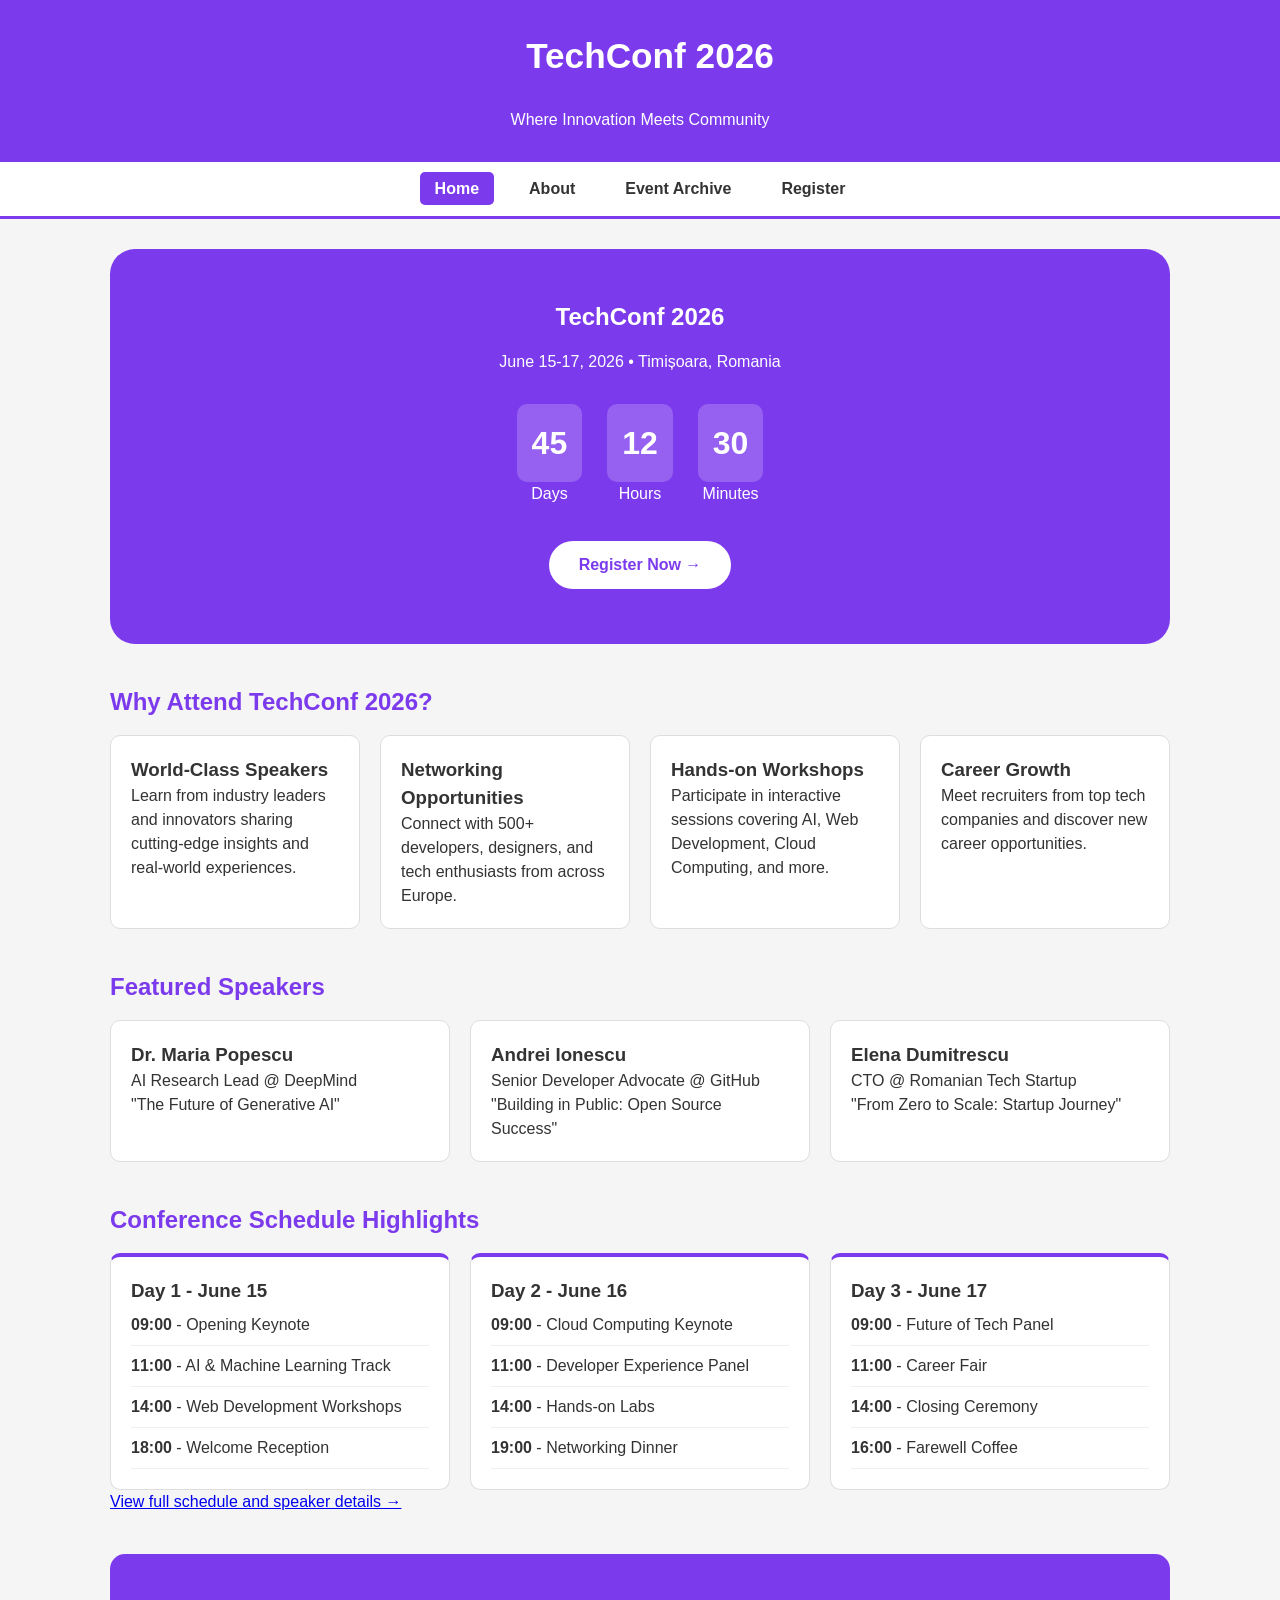
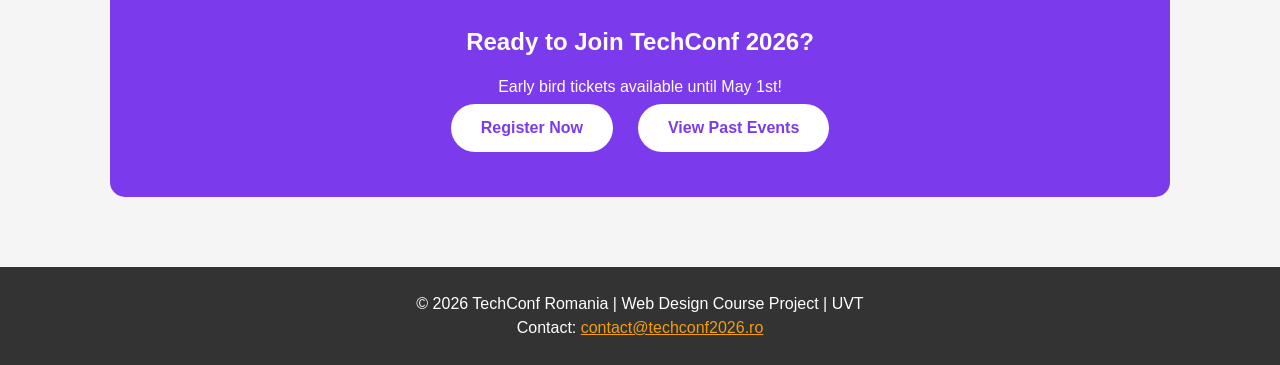
<file: index.html>
<!DOCTYPE html>
<html lang="en">
<head>
    <meta charset="UTF-8">
    <meta name="viewport" content="width=device-width, initial-scale=1.0">
    <title>TechConf 2026 | Coming Soon</title>
    <link rel="stylesheet" href="styles.css">
    <link href="https://fonts.googleapis.com/css2?family=Inter:wght@400;500;600;700;800&display=swap" rel="stylesheet">
</head>
<body>
    <a href="#main-content" class="skip-link">Skip to main content</a>
    
    <header>
        <h1>TechConf 2026</h1>
        <p class="tagline">Where Innovation Meets Community</p>
    </header>
    
    <nav aria-label="Main navigation">
        <ul>
            <li><a href="index.html" aria-current="page">Home</a></li>
            <li><a href="about.html">About</a></li>
            <li><a href="archive.html">Event Archive</a></li>
            <li><a href="register.html">Register</a></li>
        </ul>
    </nav>
    
    <main id="main-content">

        <section class="hero-event">
            <div class="hero-overlay">
                <h2>TechConf 2026</h2>
                <p class="event-date">June 15-17, 2026 • Timișoara, Romania</p>
                <div class="countdown">
                    <div class="countdown-item">
                        <span class="countdown-number">45</span>
                        <span class="countdown-label">Days</span>
                    </div>
                    <div class="countdown-item">
                        <span class="countdown-number">12</span>
                        <span class="countdown-label">Hours</span>
                    </div>
                    <div class="countdown-item">
                        <span class="countdown-number">30</span>
                        <span class="countdown-label">Minutes</span>
                    </div>
                </div>
                <a href="register.html" class="btn btn-large">Register Now →</a>
            </div>
        </section>
        

        <section class="event-highlights">
            <h2>Why Attend TechConf 2026?</h2>
            <div class="highlights-grid">
                <article class="highlight-card">
                    <h3> World-Class Speakers</h3>
                    <p>Learn from industry leaders and innovators sharing cutting-edge insights and real-world experiences.</p>
                </article>
                <article class="highlight-card">
                    <h3> Networking Opportunities</h3>
                    <p>Connect with 500+ developers, designers, and tech enthusiasts from across Europe.</p>
                </article>
                <article class="highlight-card">
                    <h3> Hands-on Workshops</h3>
                    <p>Participate in interactive sessions covering AI, Web Development, Cloud Computing, and more.</p>
                </article>
                <article class="highlight-card">
                    <h3> Career Growth</h3>
                    <p>Meet recruiters from top tech companies and discover new career opportunities.</p>
                </article>
            </div>
        </section>
        

        <section class="featured-speakers">
            <h2>Featured Speakers</h2>
            <div class="speakers-grid">
                <article class="speaker-card">
                    <h3>Dr. Maria Popescu</h3>
                    <p class="speaker-title">AI Research Lead @ DeepMind</p>
                    <p class="speaker-topic">"The Future of Generative AI"</p>
                </article>
                <article class="speaker-card">
                    <h3>Andrei Ionescu</h3>
                    <p class="speaker-title">Senior Developer Advocate @ GitHub</p>
                    <p class="speaker-topic">"Building in Public: Open Source Success"</p>
                </article>
                <article class="speaker-card">
                    <h3>Elena Dumitrescu</h3>
                    <p class="speaker-title">CTO @ Romanian Tech Startup</p>
                    <p class="speaker-topic">"From Zero to Scale: Startup Journey"</p>
                </article>
            </div>
        </section>
        

        <section class="schedule-preview">
            <h2>Conference Schedule Highlights</h2>
            <div class="schedule-days">
                <div class="schedule-day">
                    <h3>Day 1 - June 15</h3>
                    <ul>
                        <li><strong>09:00</strong> - Opening Keynote</li>
                        <li><strong>11:00</strong> - AI & Machine Learning Track</li>
                        <li><strong>14:00</strong> - Web Development Workshops</li>
                        <li><strong>18:00</strong> - Welcome Reception</li>
                    </ul>
                </div>
                <div class="schedule-day">
                    <h3>Day 2 - June 16</h3>
                    <ul>
                        <li><strong>09:00</strong> - Cloud Computing Keynote</li>
                        <li><strong>11:00</strong> - Developer Experience Panel</li>
                        <li><strong>14:00</strong> - Hands-on Labs</li>
                        <li><strong>19:00</strong> - Networking Dinner</li>
                    </ul>
                </div>
                <div class="schedule-day">
                    <h3>Day 3 - June 17</h3>
                    <ul>
                        <li><strong>09:00</strong> - Future of Tech Panel</li>
                        <li><strong>11:00</strong> - Career Fair</li>
                        <li><strong>14:00</strong> - Closing Ceremony</li>
                        <li><strong>16:00</strong> - Farewell Coffee</li>
                    </ul>
                </div>
            </div>
            <p class="schedule-note">
                <a href="about.html">View full schedule and speaker details →</a>
            </p>
        </section>
        

        <section class="cta-section">
            <h2>Ready to Join TechConf 2026?</h2>
            <p>Early bird tickets available until May 1st!</p>
            <div class="cta-buttons">
                <a href="register.html" class="btn btn-large">Register Now</a>
                <a href="archive.html" class="btn btn-outline">View Past Events</a>
            </div>
        </section>
    </main>
    
    <footer>
        <p>© 2026 TechConf Romania | Web Design Course Project | UVT</p>
        <p>Contact: <a href="mailto:contact@techconf2026.ro">contact@techconf2026.ro</a></p>
    </footer>
</body>
</html>
</file>
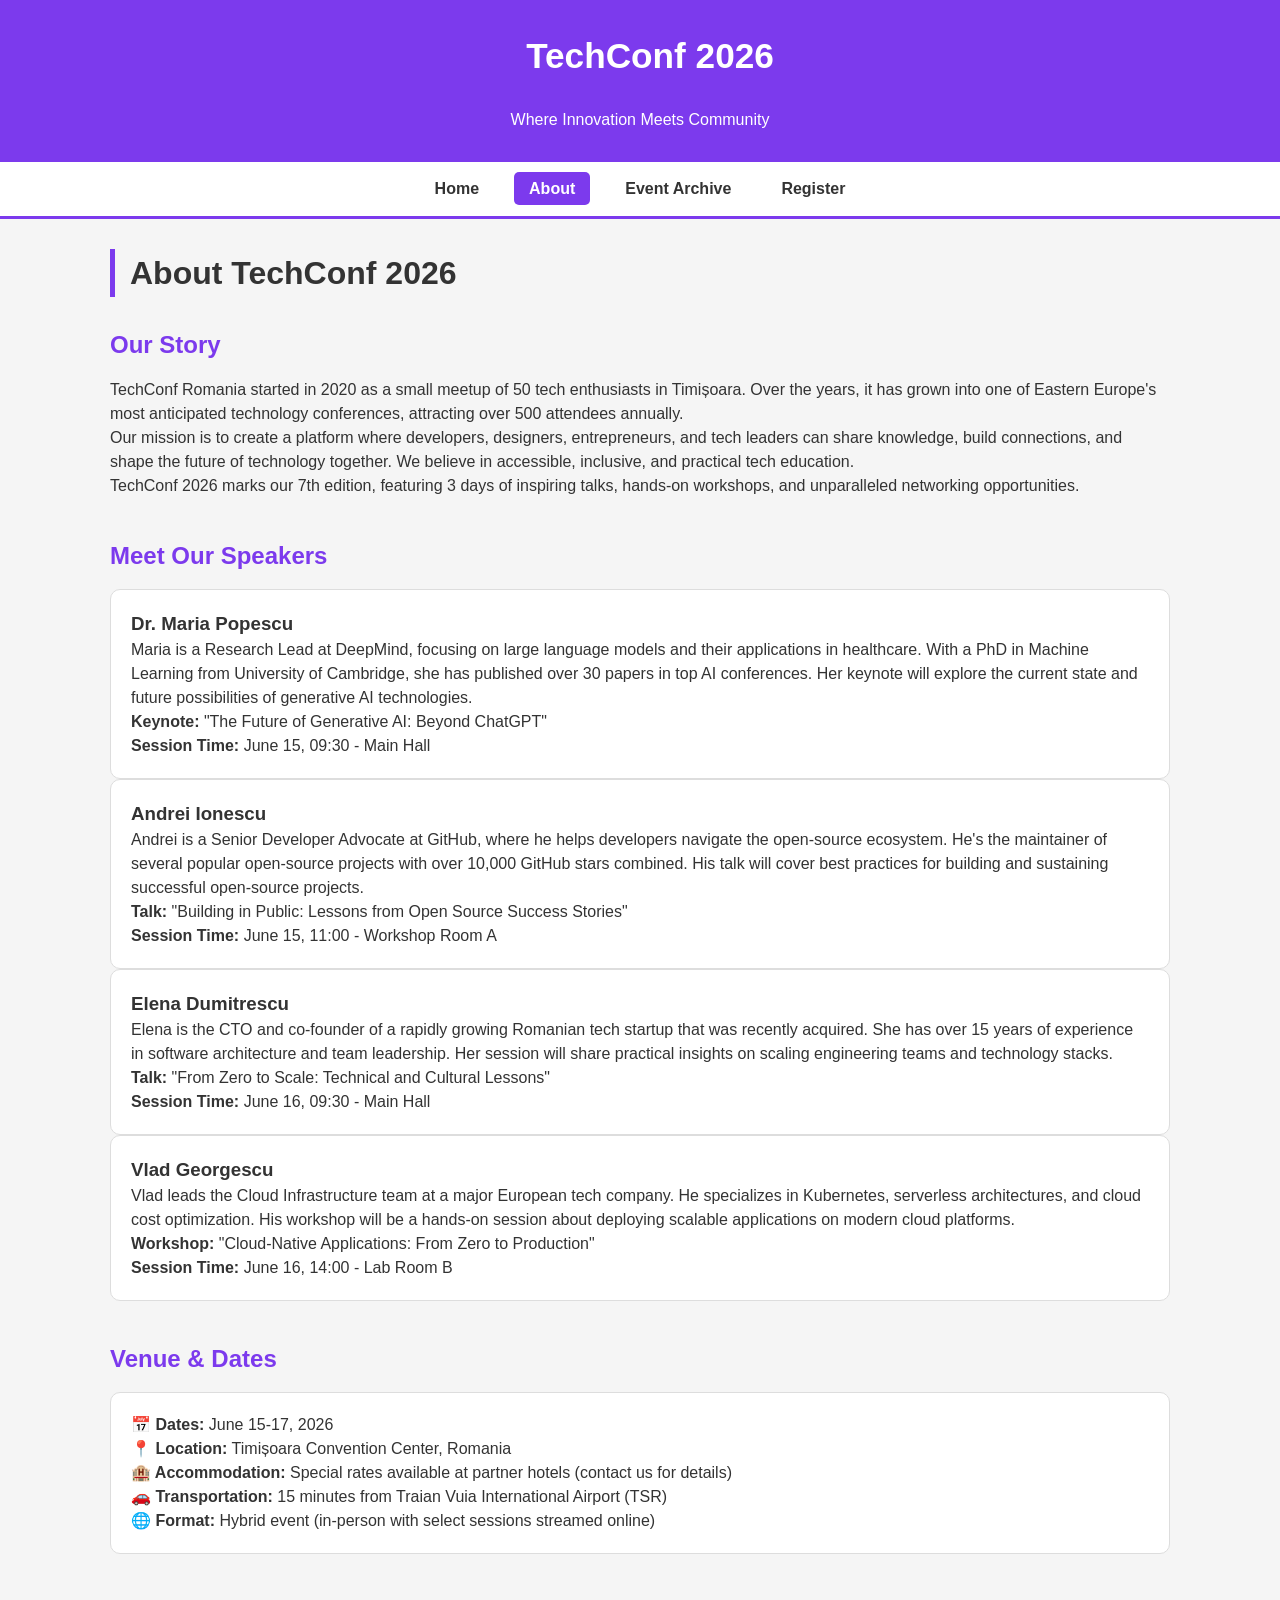
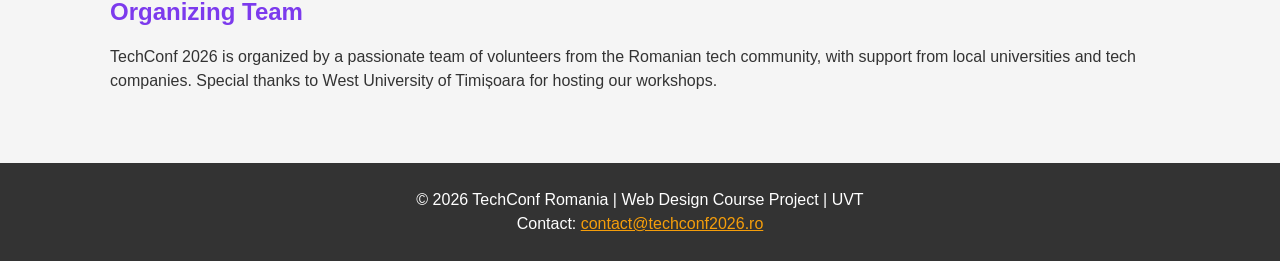
<file: about.html>
<!DOCTYPE html>
<html lang="en">
<head>
    <meta charset="UTF-8">
    <meta name="viewport" content="width=device-width, initial-scale=1.0">
    <title>About TechConf 2026 | Speakers & Details</title>
    <link rel="stylesheet" href="styles.css">
    <link href="https://fonts.googleapis.com/css2?family=Inter:wght@400;500;600;700;800&display=swap" rel="stylesheet">
</head>
<body>
    <a href="#main-content" class="skip-link">Skip to main content</a>
    
    <header>
        <h1>TechConf 2026</h1>
        <p class="tagline">Where Innovation Meets Community</p>
    </header>
    
    <nav aria-label="Main navigation">
        <ul>
            <li><a href="index.html">Home</a></li>
            <li><a href="about.html" aria-current="page">About</a></li>
            <li><a href="archive.html">Event Archive</a></li>
            <li><a href="register.html">Register</a></li>
        </ul>
    </nav>
    
    <main id="main-content">
        <h1>About TechConf 2026</h1>
        

        <section class="about-conference">
            <h2>Our Story</h2>
            <div class="about-content">
                <p>TechConf Romania started in 2020 as a small meetup of 50 tech enthusiasts in Timișoara. Over the years, it has grown into one of Eastern Europe's most anticipated technology conferences, attracting over 500 attendees annually.</p>
                <p>Our mission is to create a platform where developers, designers, entrepreneurs, and tech leaders can share knowledge, build connections, and shape the future of technology together. We believe in accessible, inclusive, and practical tech education.</p>
                <p>TechConf 2026 marks our 7th edition, featuring 3 days of inspiring talks, hands-on workshops, and unparalleled networking opportunities.</p>
            </div>
        </section>
        

        <section class="all-speakers">
            <h2>Meet Our Speakers</h2>
            
            <article class="speaker-detailed">
                <h3>Dr. Maria Popescu</h3>
                <p class="speaker-bio">Maria is a Research Lead at DeepMind, focusing on large language models and their applications in healthcare. With a PhD in Machine Learning from University of Cambridge, she has published over 30 papers in top AI conferences. Her keynote will explore the current state and future possibilities of generative AI technologies.</p>
                <p><strong>Keynote:</strong> "The Future of Generative AI: Beyond ChatGPT"</p>
                <p><strong>Session Time:</strong> June 15, 09:30 - Main Hall</p>
            </article>
            
            <article class="speaker-detailed">
                <h3>Andrei Ionescu</h3>
                <p class="speaker-bio">Andrei is a Senior Developer Advocate at GitHub, where he helps developers navigate the open-source ecosystem. He's the maintainer of several popular open-source projects with over 10,000 GitHub stars combined. His talk will cover best practices for building and sustaining successful open-source projects.</p>
                <p><strong>Talk:</strong> "Building in Public: Lessons from Open Source Success Stories"</p>
                <p><strong>Session Time:</strong> June 15, 11:00 - Workshop Room A</p>
            </article>
            
            <article class="speaker-detailed">
                <h3>Elena Dumitrescu</h3>
                <p class="speaker-bio">Elena is the CTO and co-founder of a rapidly growing Romanian tech startup that was recently acquired. She has over 15 years of experience in software architecture and team leadership. Her session will share practical insights on scaling engineering teams and technology stacks.</p>
                <p><strong>Talk:</strong> "From Zero to Scale: Technical and Cultural Lessons"</p>
                <p><strong>Session Time:</strong> June 16, 09:30 - Main Hall</p>
            </article>
            
            <article class="speaker-detailed">
                <h3>Vlad Georgescu</h3>
                <p class="speaker-bio">Vlad leads the Cloud Infrastructure team at a major European tech company. He specializes in Kubernetes, serverless architectures, and cloud cost optimization. His workshop will be a hands-on session about deploying scalable applications on modern cloud platforms.</p>
                <p><strong>Workshop:</strong> "Cloud-Native Applications: From Zero to Production"</p>
                <p><strong>Session Time:</strong> June 16, 14:00 - Lab Room B</p>
            </article>
        </section>
        

        <section class="venue-info">
            <h2>Venue & Dates</h2>
            <div class="venue-details">
                <p><strong>📅 Dates:</strong> June 15-17, 2026</p>
                <p><strong>📍 Location:</strong> Timișoara Convention Center, Romania</p>
                <p><strong>🏨 Accommodation:</strong> Special rates available at partner hotels (contact us for details)</p>
                <p><strong>🚗 Transportation:</strong> 15 minutes from Traian Vuia International Airport (TSR)</p>
                <p><strong>🌐 Format:</strong> Hybrid event (in-person with select sessions streamed online)</p>
            </div>
        </section>
        

        <section class="organizers">
            <h2>Organizing Team</h2>
            <p>TechConf 2026 is organized by a passionate team of volunteers from the Romanian tech community, with support from local universities and tech companies. Special thanks to West University of Timișoara for hosting our workshops.</p>
        </section>
    </main>
    
    <footer>
        <p>© 2026 TechConf Romania | Web Design Course Project | UVT</p>
        <p>Contact: <a href="mailto:contact@techconf2026.ro">contact@techconf2026.ro</a></p>
    </footer>
</body>
</html>
</file>
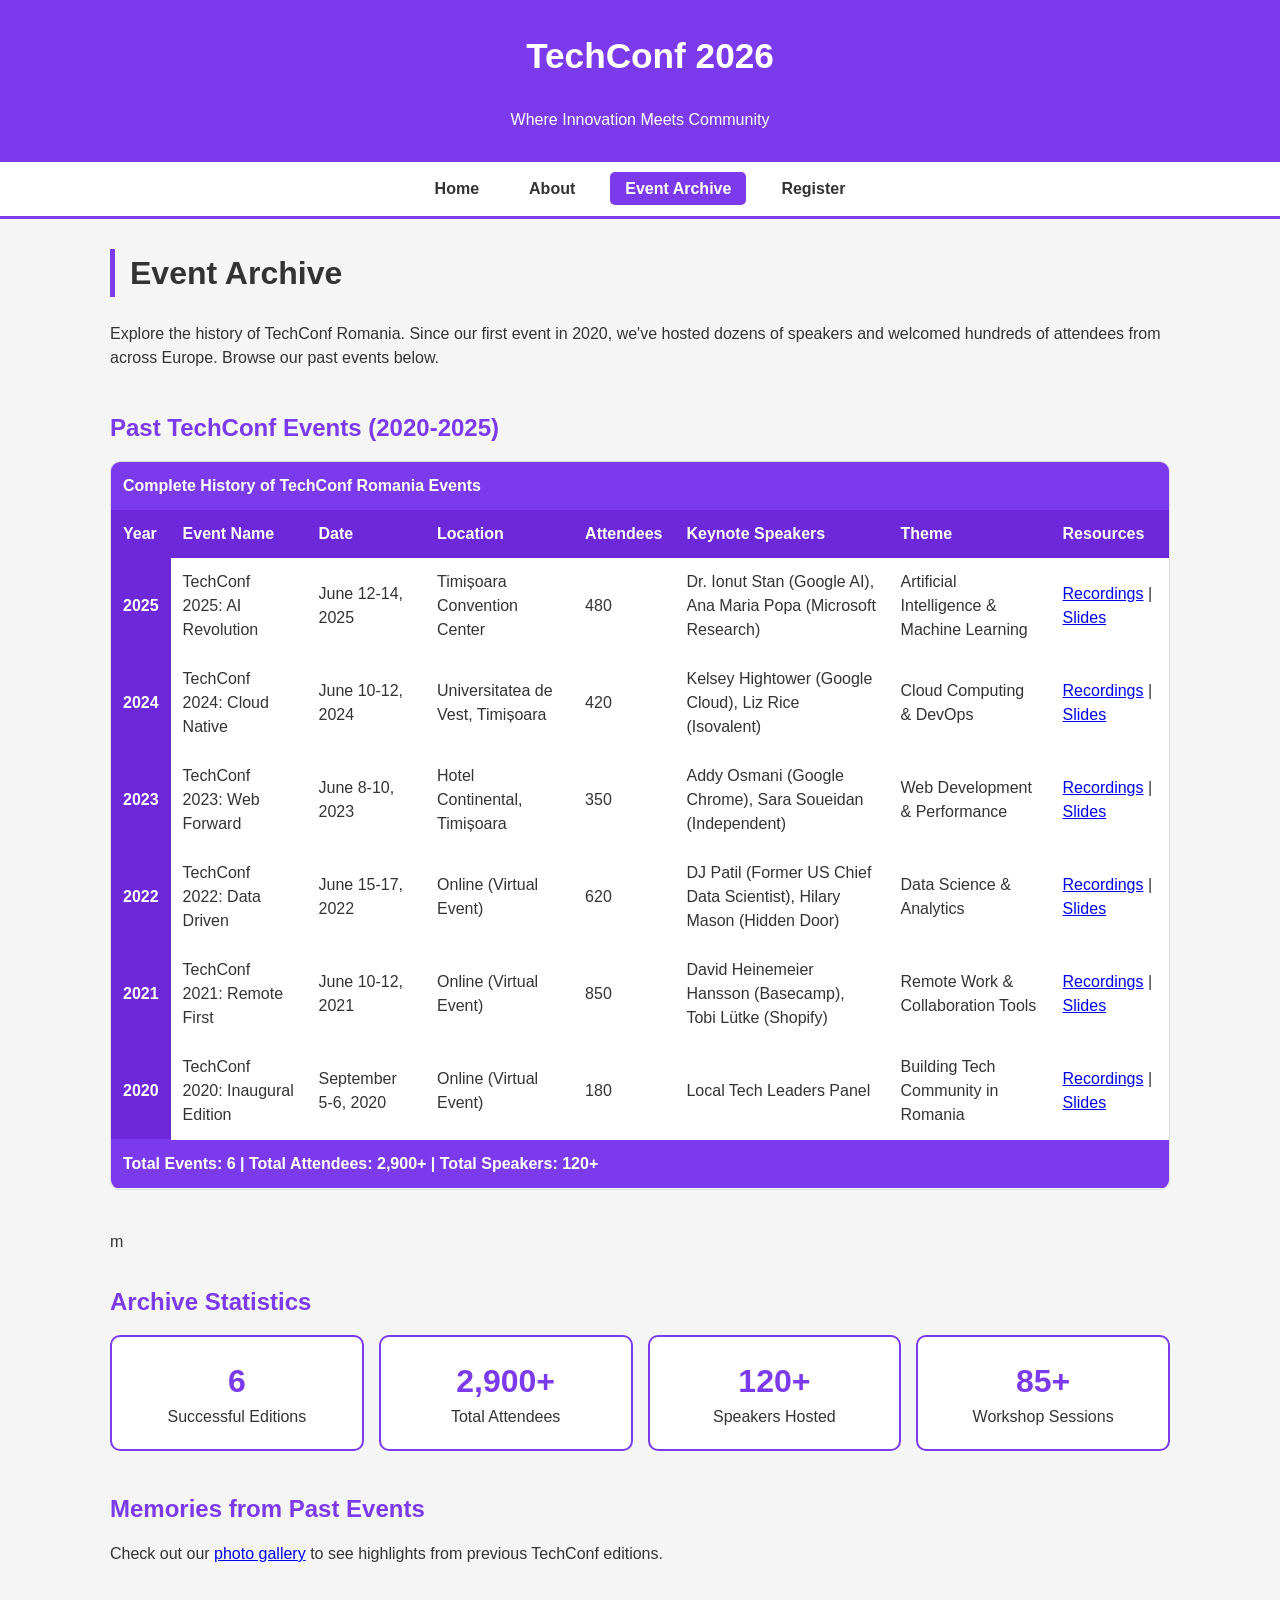
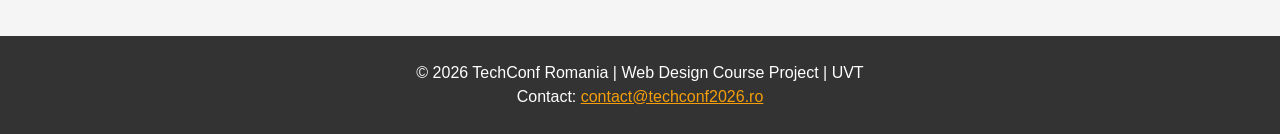
<file: archive.html>
<!DOCTYPE html>
<html lang="en">
<head>
    <meta charset="UTF-8">
    <meta name="viewport" content="width=device-width, initial-scale=1.0">
    <title>Event Archive | TechConf History</title>
    <link rel="stylesheet" href="styles.css">
    <link href="https://fonts.googleapis.com/css2?family=Inter:wght@400;500;600;700;800&display=swap" rel="stylesheet">
</head>
<body>
    <a href="#main-content" class="skip-link">Skip to main content</a>
    
    <header>
        <h1>TechConf 2026</h1>
        <p class="tagline">Where Innovation Meets Community</p>
    </header>
    
    <nav aria-label="Main navigation">
        <ul>
            <li><a href="index.html">Home</a></li>
            <li><a href="about.html">About</a></li>
            <li><a href="archive.html" aria-current="page">Event Archive</a></li>
            <li><a href="register.html">Register</a></li>
        </ul>
    </nav>
    
    <main id="main-content">
        <h1>Event Archive</h1>
        
        <section class="archive-intro">
            <p>Explore the history of TechConf Romania. Since our first event in 2020, we've hosted dozens of speakers and welcomed hundreds of attendees from across Europe. Browse our past events below.</p>
        </section>
        

        <section class="archive-table-section">
            <h2>Past TechConf Events (2020-2025)</h2>
            
            <div class="table-wrapper">
                <table class="archive-table">
                    <caption>Complete History of TechConf Romania Events</caption>
                    <thead>
                        <tr>
                            <th scope="col">Year</th>
                            <th scope="col">Event Name</th>
                            <th scope="col">Date</th>
                            <th scope="col">Location</th>
                            <th scope="col">Attendees</th>
                            <th scope="col">Keynote Speakers</th>
                            <th scope="col">Theme</th>
                            <th scope="col">Resources</th>
                        </tr>
                    </thead>
                    <tbody>
                        <tr>
                            <th scope="row">2025</th>
                            <td>TechConf 2025: AI Revolution</td>
                            <td>June 12-14, 2025</td>
                            <td>Timișoara Convention Center</td>
                            <td>480</td>
                            <td>Dr. Ionut Stan (Google AI), Ana Maria Popa (Microsoft Research)</td>
                            <td>Artificial Intelligence & Machine Learning</td>
                            <td>
                                <a href="#" class="archive-link">Recordings</a> | 
                                <a href="#" class="archive-link">Slides</a>
                            </td>
                        </tr>
                        <tr>
                            <th scope="row">2024</th>
                            <td>TechConf 2024: Cloud Native</td>
                            <td>June 10-12, 2024</td>
                            <td>Universitatea de Vest, Timișoara</td>
                            <td>420</td>
                            <td>Kelsey Hightower (Google Cloud), Liz Rice (Isovalent)</td>
                            <td>Cloud Computing & DevOps</td>
                            <td>
                                <a href="#" class="archive-link">Recordings</a> | 
                                <a href="#" class="archive-link">Slides</a>
                            </td>
                        </tr>
                        <tr>
                            <th scope="row">2023</th>
                            <td>TechConf 2023: Web Forward</td>
                            <td>June 8-10, 2023</td>
                            <td>Hotel Continental, Timișoara</td>
                            <td>350</td>
                            <td>Addy Osmani (Google Chrome), Sara Soueidan (Independent)</td>
                            <td>Web Development & Performance</td>
                            <td>
                                <a href="#" class="archive-link">Recordings</a> | 
                                <a href="#" class="archive-link">Slides</a>
                            </td>
                        </tr>
                        <tr>
                            <th scope="row">2022</th>
                            <td>TechConf 2022: Data Driven</td>
                            <td>June 15-17, 2022</td>
                            <td>Online (Virtual Event)</td>
                            <td>620</td>
                            <td>DJ Patil (Former US Chief Data Scientist), Hilary Mason (Hidden Door)</td>
                            <td>Data Science & Analytics</td>
                            <td>
                                <a href="#" class="archive-link">Recordings</a> | 
                                <a href="#" class="archive-link">Slides</a>
                            </td>
                        </tr>
                        <tr>
                            <th scope="row">2021</th>
                            <td>TechConf 2021: Remote First</td>
                            <td>June 10-12, 2021</td>
                            <td>Online (Virtual Event)</td>
                            <td>850</td>
                            <td>David Heinemeier Hansson (Basecamp), Tobi Lütke (Shopify)</td>
                            <td>Remote Work & Collaboration Tools</td>
                            <td>
                                <a href="#" class="archive-link">Recordings</a> | 
                                <a href="#" class="archive-link">Slides</a>
                            </td>
                        </tr>
                        <tr>
                            <th scope="row">2020</th>
                            <td>TechConf 2020: Inaugural Edition</td>
                            <td>September 5-6, 2020</td>
                            <td>Online (Virtual Event)</td>
                            <td>180</td>
                            <td>Local Tech Leaders Panel</td>
                            <td>Building Tech Community in Romania</td>
                            <td>
                                <a href="#" class="archive-link">Recordings</a> | 
                                <a href="#" class="archive-link">Slides</a>
                            </td>
                        </tr>
                    </tbody>
                    <tfoot>
                        <tr>
                            <td colspan="8">
                                <strong>Total Events:</strong> 6 | 
                                <strong>Total Attendees:</strong> 2,900+ | 
                                <strong>Total Speakers:</strong> 120+
                            </td>
                        </tr>
                    </tfoot>
                </table>
            </div>
        </section>
        
m
        <section class="archive-stats">
            <h2>Archive Statistics</h2>
            <div class="stats-grid">
                <div class="stat-card">
                    <h3>6</h3>
                    <p>Successful Editions</p>
                </div>
                <div class="stat-card">
                    <h3>2,900+</h3>
                    <p>Total Attendees</p>
                </div>
                <div class="stat-card">
                    <h3>120+</h3>
                    <p>Speakers Hosted</p>
                </div>
                <div class="stat-card">
                    <h3>85+</h3>
                    <p>Workshop Sessions</p>
                </div>
            </div>
        </section>
        

        <section class="gallery">
            <h2>Memories from Past Events</h2>
            <p>Check out our <a href="#">photo gallery</a> to see highlights from previous TechConf editions.</p>
        </section>
    </main>
    
    <footer>
        <p>© 2026 TechConf Romania | Web Design Course Project | UVT</p>
        <p>Contact: <a href="mailto:contact@techconf2026.ro">contact@techconf2026.ro</a></p>
    </footer>
</body>
</html>
</file>
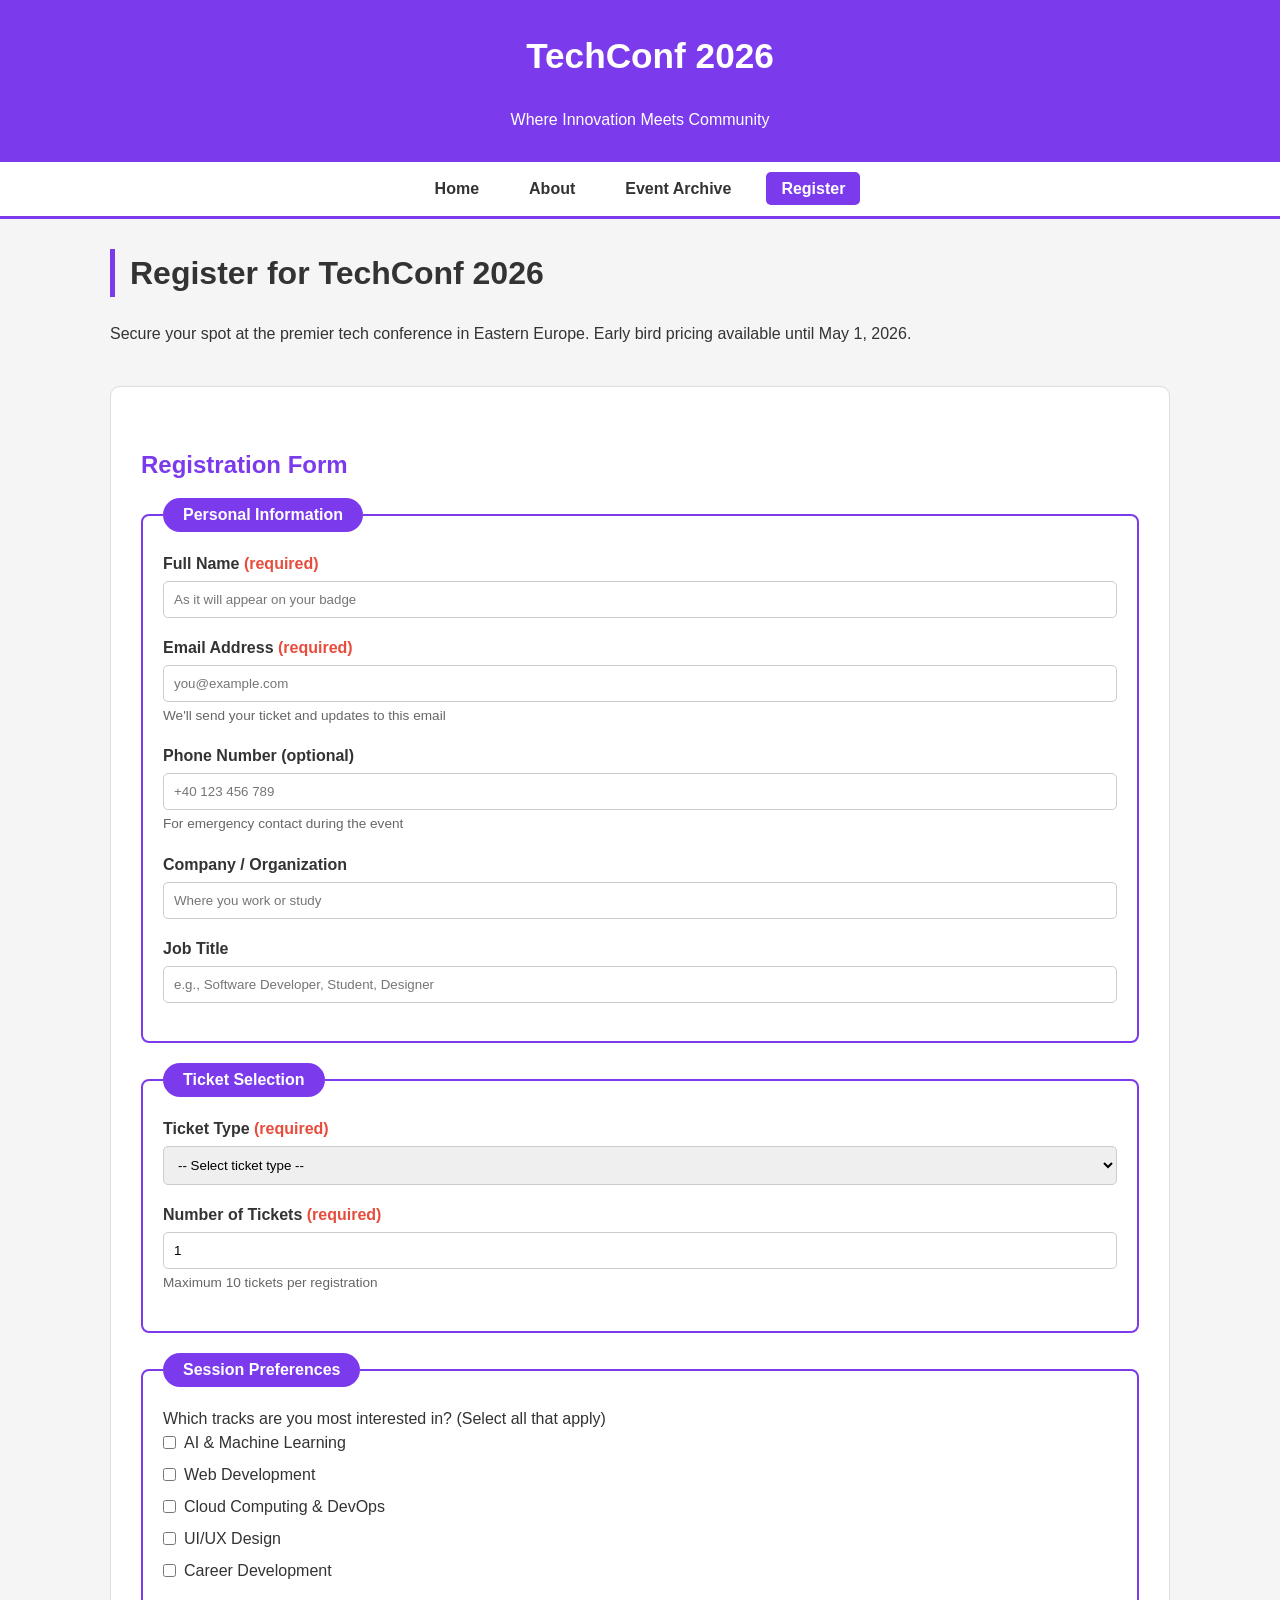
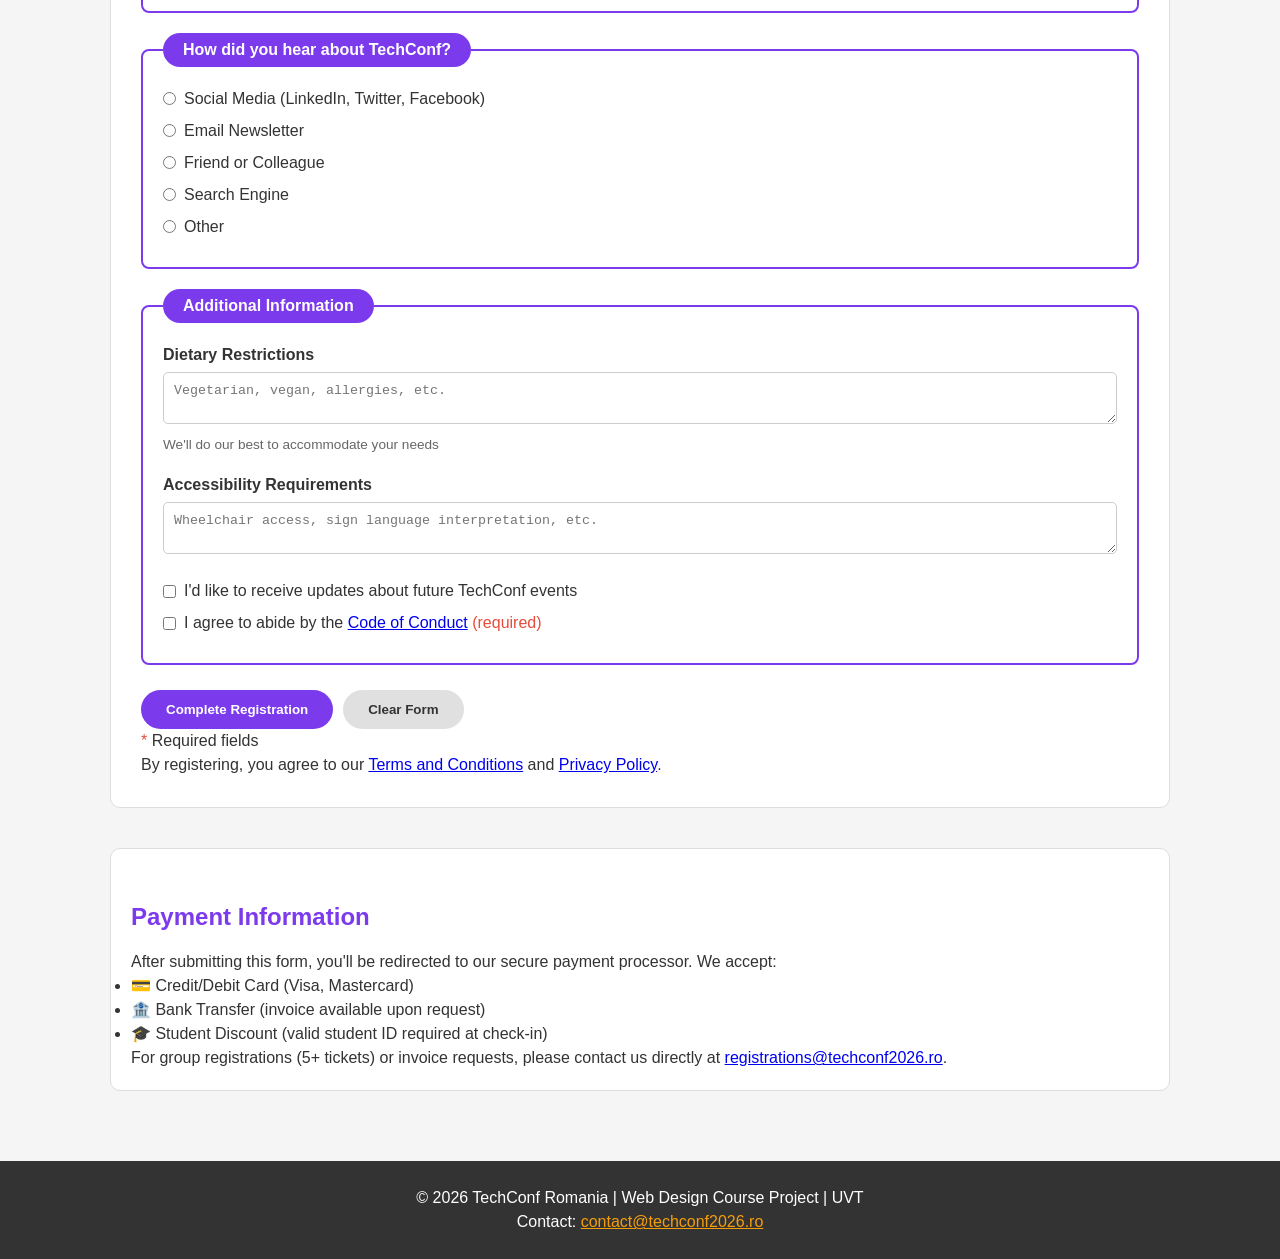
<file: register.html>
<!DOCTYPE html>
<html lang="en">
<head>
    <meta charset="UTF-8">
    <meta name="viewport" content="width=device-width, initial-scale=1.0">
    <title>Register for TechConf 2026</title>
    <link rel="stylesheet" href="styles.css">
    <link href="https://fonts.googleapis.com/css2?family=Inter:wght@400;500;600;700;800&display=swap" rel="stylesheet">
</head>
<body>
    <a href="#main-content" class="skip-link">Skip to main content</a>
    
    <header>
        <h1>TechConf 2026</h1>
        <p class="tagline">Where Innovation Meets Community</p>
    </header>
    
    <nav aria-label="Main navigation">
        <ul>
            <li><a href="index.html">Home</a></li>
            <li><a href="about.html">About</a></li>
            <li><a href="archive.html">Event Archive</a></li>
            <li><a href="register.html" aria-current="page">Register</a></li>
        </ul>
    </nav>
    
    <main id="main-content">
        <h1>Register for TechConf 2026</h1>
        
        <section class="registration-intro">
            <p>Secure your spot at the premier tech conference in Eastern Europe. Early bird pricing available until May 1, 2026.</p>
        </section>
        

        <section class="registration-form-section">
            <h2>Registration Form</h2>
            
            <form method="post" action="#" aria-label="Conference registration form" class="registration-form">
                

                <fieldset>
                    <legend>Personal Information</legend>
                    
                    <div class="form-group">
                        <label for="full-name">Full Name <span class="required">(required)</span></label>
                        <input 
                            type="text" 
                            id="full-name" 
                            name="full-name" 
                            required 
                            aria-required="true"
                            autocomplete="name"
                            placeholder="As it will appear on your badge"
                        >
                    </div>
                    
                    <div class="form-group">
                        <label for="email">Email Address <span class="required">(required)</span></label>
                        <input 
                            type="email" 
                            id="email" 
                            name="email" 
                            required 
                            aria-required="true"
                            autocomplete="email"
                            placeholder="you@example.com"
                            aria-describedby="email-note"
                        >
                        <p id="email-note" class="form-hint">We'll send your ticket and updates to this email</p>
                    </div>
                    
                    <div class="form-group">
                        <label for="phone">Phone Number (optional)</label>
                        <input 
                            type="tel" 
                            id="phone" 
                            name="phone" 
                            autocomplete="tel"
                            placeholder="+40 123 456 789"
                            pattern="[0-9\s\-\+\(\)]+"
                            aria-describedby="phone-hint"
                        >
                        <p id="phone-hint" class="form-hint">For emergency contact during the event</p>
                    </div>
                    
                    <div class="form-group">
                        <label for="company">Company / Organization</label>
                        <input 
                            type="text" 
                            id="company" 
                            name="company" 
                            autocomplete="organization"
                            placeholder="Where you work or study"
                        >
                    </div>
                    
                    <div class="form-group">
                        <label for="job-title">Job Title</label>
                        <input 
                            type="text" 
                            id="job-title" 
                            name="job-title" 
                            autocomplete="organization-title"
                            placeholder="e.g., Software Developer, Student, Designer"
                        >
                    </div>
                </fieldset>
                

                <fieldset>
                    <legend>Ticket Selection</legend>
                    
                    <div class="form-group">
                        <label for="ticket-type">Ticket Type <span class="required">(required)</span></label>
                        <select id="ticket-type" name="ticket-type" required aria-required="true">
                            <option value="">-- Select ticket type --</option>
                            <option value="early-bird">Early Bird (€149) - Until May 1</option>
                            <option value="regular">Regular (€249) - Until June 1</option>
                            <option value="student">Student (€79) - Valid ID required</option>
                            <option value="workshop">Workshop Pass (+€99) - Add-on to any ticket</option>
                            <option value="virtual">Virtual Only (€49) - Livestream access</option>
                        </select>
                    </div>
                    
                    <div class="form-group">
                        <label for="quantity">Number of Tickets <span class="required">(required)</span></label>
                        <input 
                            type="number" 
                            id="quantity" 
                            name="quantity" 
                            min="1" 
                            max="10" 
                            value="1" 
                            required
                            aria-required="true"
                        >
                        <p class="form-hint">Maximum 10 tickets per registration</p>
                    </div>
                </fieldset>
                

                <fieldset>
                    <legend>Session Preferences</legend>
                    
                    <p class="fieldset-description">Which tracks are you most interested in? (Select all that apply)</p>
                    
                    <div class="checkbox-group">
                        <input type="checkbox" id="track-ai" name="tracks" value="ai">
                        <label for="track-ai">AI & Machine Learning</label>
                    </div>
                    
                    <div class="checkbox-group">
                        <input type="checkbox" id="track-web" name="tracks" value="web">
                        <label for="track-web">Web Development</label>
                    </div>
                    
                    <div class="checkbox-group">
                        <input type="checkbox" id="track-cloud" name="tracks" value="cloud">
                        <label for="track-cloud">Cloud Computing & DevOps</label>
                    </div>
                    
                    <div class="checkbox-group">
                        <input type="checkbox" id="track-design" name="tracks" value="design">
                        <label for="track-design">UI/UX Design</label>
                    </div>
                    
                    <div class="checkbox-group">
                        <input type="checkbox" id="track-career" name="tracks" value="career">
                        <label for="track-career">Career Development</label>
                    </div>
                </fieldset>
                

                <fieldset>
                    <legend>How did you hear about TechConf?</legend>
                    
                    <div class="radio-group">
                        <input type="radio" id="hear-social" name="referral" value="social">
                        <label for="hear-social">Social Media (LinkedIn, Twitter, Facebook)</label>
                    </div>
                    
                    <div class="radio-group">
                        <input type="radio" id="hear-email" name="referral" value="email">
                        <label for="hear-email">Email Newsletter</label>
                    </div>
                    
                    <div class="radio-group">
                        <input type="radio" id="hear-friend" name="referral" value="friend">
                        <label for="hear-friend">Friend or Colleague</label>
                    </div>
                    
                    <div class="radio-group">
                        <input type="radio" id="hear-search" name="referral" value="search">
                        <label for="hear-search">Search Engine</label>
                    </div>
                    
                    <div class="radio-group">
                        <input type="radio" id="hear-other" name="referral" value="other">
                        <label for="hear-other">Other</label>
                    </div>
                </fieldset>
                

                <fieldset>
                    <legend>Additional Information</legend>
                    
                    <div class="form-group">
                        <label for="dietary">Dietary Restrictions</label>
                        <textarea 
                            id="dietary" 
                            name="dietary" 
                            rows="2"
                            placeholder="Vegetarian, vegan, allergies, etc."
                            aria-describedby="dietary-hint"
                        ></textarea>
                        <p id="dietary-hint" class="form-hint">We'll do our best to accommodate your needs</p>
                    </div>
                    
                    <div class="form-group">
                        <label for="accessibility">Accessibility Requirements</label>
                        <textarea 
                            id="accessibility" 
                            name="accessibility" 
                            rows="2"
                            placeholder="Wheelchair access, sign language interpretation, etc."
                        ></textarea>
                    </div>
                    
                    <div class="checkbox-group">
                        <input type="checkbox" id="newsletter" name="newsletter" value="yes">
                        <label for="newsletter">I'd like to receive updates about future TechConf events</label>
                    </div>
                    
                    <div class="checkbox-group">
                        <input type="checkbox" id="code-conduct" name="code-conduct" value="agreed" required>
                        <label for="code-conduct">
                            I agree to abide by the <a href="#">Code of Conduct</a> <span class="required">(required)</span>
                        </label>
                    </div>
                </fieldset>
                

                <div class="form-actions">
                    <button type="submit" class="submit-btn">Complete Registration</button>
                    <button type="reset" class="reset-btn">Clear Form</button>
                </div>
                
                <p class="form-note">
                    <span class="required">*</span> Required fields<br>
                    By registering, you agree to our <a href="#">Terms and Conditions</a> and <a href="#">Privacy Policy</a>.
                </p>
            </form>
        </section>
        

        <section class="payment-info">
            <h2>Payment Information</h2>
            <p>After submitting this form, you'll be redirected to our secure payment processor. We accept:</p>
            <ul class="payment-methods">
                <li>💳 Credit/Debit Card (Visa, Mastercard)</li>
                <li>🏦 Bank Transfer (invoice available upon request)</li>
                <li>🎓 Student Discount (valid student ID required at check-in)</li>
            </ul>
            <p>For group registrations (5+ tickets) or invoice requests, please contact us directly at <a href="mailto:registrations@techconf2026.ro">registrations@techconf2026.ro</a>.</p>
        </section>
    </main>
    
    <footer>
        <p>© 2026 TechConf Romania | Web Design Course Project | UVT</p>
        <p>Contact: <a href="mailto:contact@techconf2026.ro">contact@techconf2026.ro</a></p>
    </footer>
</body>
</html>
</file>
<file: styles.css>
/* Reset */
* {
    margin: 0;
    padding: 0;
    box-sizing: border-box;
}

/* Body */
body {
    font-family: Arial, sans-serif;
    line-height: 1.5;
    color: #333;
    background: #f5f5f5;
}

/* Skip link */
.skip-link {
    position: absolute;
    top: -40px;
    left: 0;
    background: #7c3aed;
    color: white;
    padding: 8px 16px;
}
.skip-link:focus { top: 0; }

/* Header */
header {
    background: #7c3aed;
    color: white;
    padding: 30px 20px;
    text-align: center;
}
header h1 { font-size: 2.2rem; }

/* Navigație */
nav {
    background: white;
    padding: 15px;
    border-bottom: 3px solid #7c3aed;
}
nav ul {
    list-style: none;
    display: flex;
    justify-content: center;
    gap: 20px;
    flex-wrap: wrap;
}
nav a {
    color: #333;
    text-decoration: none;
    font-weight: bold;
    padding: 8px 15px;
}
nav a:hover { color: #7c3aed; }
nav a[aria-current="page"] {
    background: #7c3aed;
    color: white;
    border-radius: 5px;
}

/* Main */
main {
    max-width: 1100px;
    margin: 0 auto;
    padding: 30px 20px;
}
h1 {
    border-left: 5px solid #7c3aed;
    padding-left: 15px;
    margin-bottom: 25px;
}
h2 {
    color: #7c3aed;
    margin: 30px 0 15px;
}
section { margin-bottom: 40px; }

/* Hero */
.hero-event {
    background: #7c3aed;
    border-radius: 25px;
    padding: 50px 30px;
    text-align: center;
    color: white;
}
.hero-event h2 { color: white; margin: 0 0 15px; }
.countdown {
    display: flex;
    justify-content: center;
    gap: 25px;
    margin: 30px 0;
}
.countdown-number {
    display: block;
    background: rgba(255,255,255,0.2);
    padding: 15px;
    border-radius: 10px;
    font-size: 2rem;
    font-weight: bold;
}

/* Butoane */
.btn {
    display: inline-block;
    background: white;
    color: #7c3aed;
    padding: 12px 30px;
    border-radius: 25px;
    text-decoration: none;
    font-weight: bold;
    margin: 5px;
}

.btn:hover { 
    background: #cecece;
    color: rgb(0, 0, 0);
 }


/* Grid și Carduri */
.highlights-grid,
.speakers-grid,
.schedule-days {
    display: grid;
    grid-template-columns: repeat(auto-fit, minmax(250px, 1fr));
    gap: 20px;
}
.highlight-card,
.speaker-card,
.schedule-day,
.speaker-detailed,
.venue-details,
.payment-info,
.stat-card {
    background: white;
    padding: 20px;
    border-radius: 10px;
    border: 1px solid #ddd;
}
.schedule-day { border-top: 4px solid #7c3aed; }
.schedule-day ul { list-style: none; }
.schedule-day li {
    padding: 8px 0;
    border-bottom: 1px solid #eee;
}

/* Tabel */
.table-wrapper {
    overflow-x: auto;
    border: 1px solid #ddd;
    border-radius: 10px;
}
.archive-table {
    width: 100%;
    background: white;
    border-collapse: collapse;
    min-width: 900px;
}
.archive-table caption {
    background: #7c3aed;
    color: white;
    padding: 12px;
    font-weight: bold;
    text-align: left;
}
.archive-table th {
    background: #6d28d9;
    color: white;
    padding: 12px;
    text-align: left;
}
.archive-table td {
    padding: 12px;
    border-bottom: 1px solid #ffffff;
}
.archive-table tbody tr:nth-child(even) { background: #ffffff; }
.archive-table tfoot {
    background: #7c3aed;
    color: white;
    font-weight: bold;
}

/* Formular */
.registration-form-section {
    background: white;
    padding: 30px;
    border-radius: 10px;
    border: 1px solid #ddd;
}
fieldset {
    border: 2px solid #7c3aed;
    border-radius: 8px;
    padding: 20px;
    margin-bottom: 20px;
}
legend {
    background: #7c3aed;
    color: white;
    padding: 5px 20px;
    border-radius: 20px;
    font-weight: bold;
}
.form-group { margin-bottom: 18px; }
.form-group label {
    display: block;
    font-weight: bold;
    margin-bottom: 5px;
}
.form-group input,
.form-group select,
.form-group textarea {
    width: 100%;
    padding: 10px;
    border: 1px solid #ccc;
    border-radius: 5px;
}
.required { color: #e74c3c; }
.form-hint {
    font-size: 0.85rem;
    color: #666;
    margin-top: 4px;
}
.radio-group,
.checkbox-group {
    display: flex;
    align-items: center;
    gap: 8px;
    margin-bottom: 8px;
}
.radio-group input,
.checkbox-group input { width: auto; }
.form-actions {
    display: flex;
    gap: 10px;
    margin-top: 25px;
}
.submit-btn,
.reset-btn {
    padding: 12px 25px;
    border: none;
    border-radius: 25px;
    font-weight: bold;
    cursor: pointer;
}
.submit-btn {
    background: #7c3aed;
    color: white;
}
.reset-btn {
    background: #e0e0e0;
    color: #333;
}

/* Stats */
.stats-grid {
    display: grid;
    grid-template-columns: repeat(4, 1fr);
    gap: 15px;
}
.stat-card {
    text-align: center;
    border: 2px solid #7c3aed;
}
.stat-card h3 {
    font-size: 2rem;
    color: #7c3aed;
}

/* CTA */
.cta-section {
    background: #7c3aed;
    padding: 40px;
    border-radius: 15px;
    text-align: center;
    color: white;
}
.cta-section h2 { color: white; }
.cta-buttons {
    display: flex;
    gap: 15px;
    justify-content: center;
}
/* Footer */
footer {
    background: #333;
    color: white;
    text-align: center;
    padding: 25px;
}
footer a { color: #f59e0b; }
</file>
